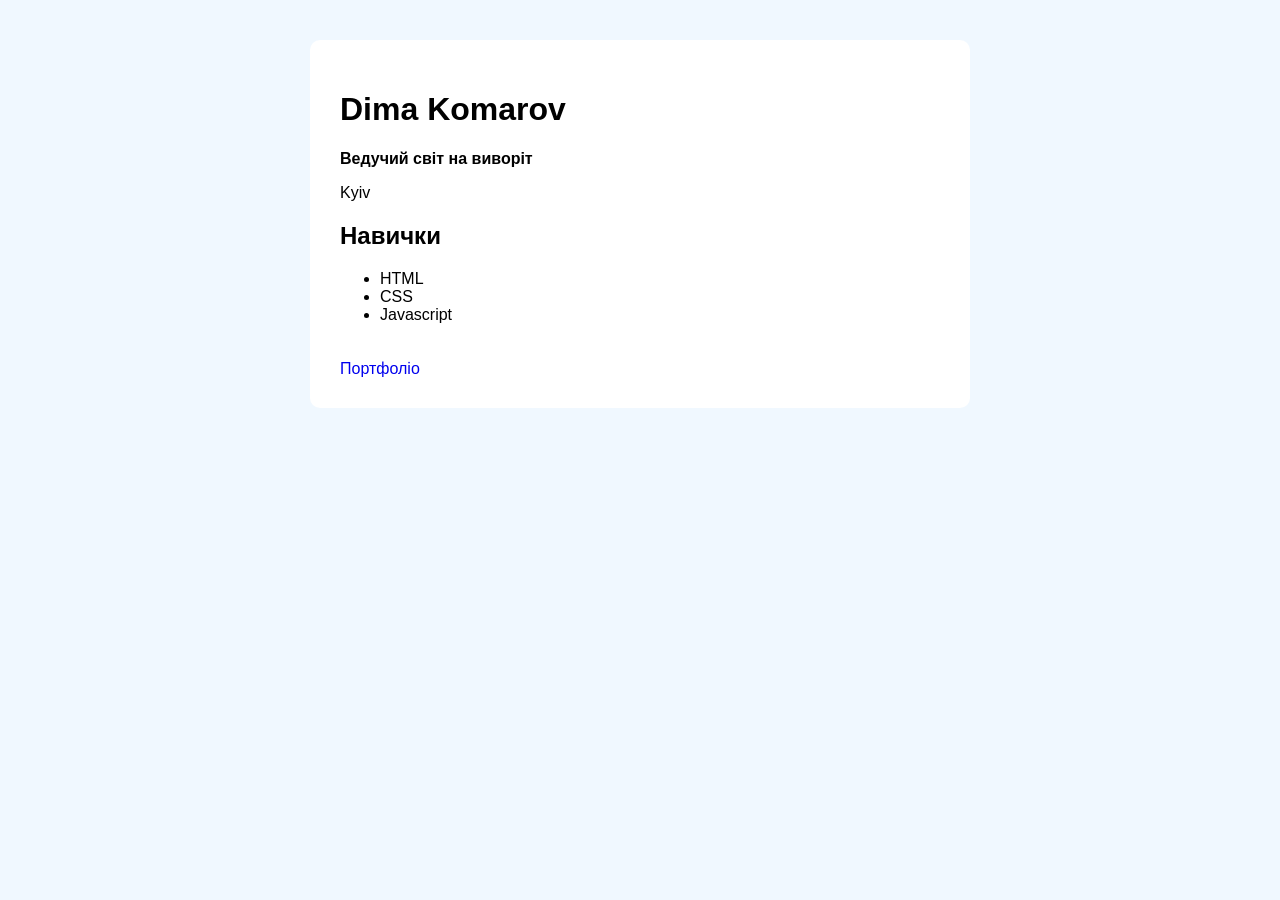
<file: pair_10/index.html>
<!DOCTYPE html>
<html lang="en">
<head>
    <meta charset="UTF-8">
    <title>Title</title>
    <link rel="stylesheet" href="style.css">
</head>
<body>
<main class="profile">
    <h1 id="profile-name">Ім'я учня</h1>
    <p class="profile-role">Інформація про учня</p>
    <p id="profile-city">Місто не вказано</p>
    <h2>Навички</h2>
    <ul id="profile-skills">
        <li class="skills">Навичка 1</li>
        <li class="skills">Навичка 2</li>
        <li class="skills">Навичка 3</li>
    </ul>
    <a href="#" id="profile-link">Портфоліо</a>
</main>


<script src="script.js"></script>
</body>
</html>
</file>
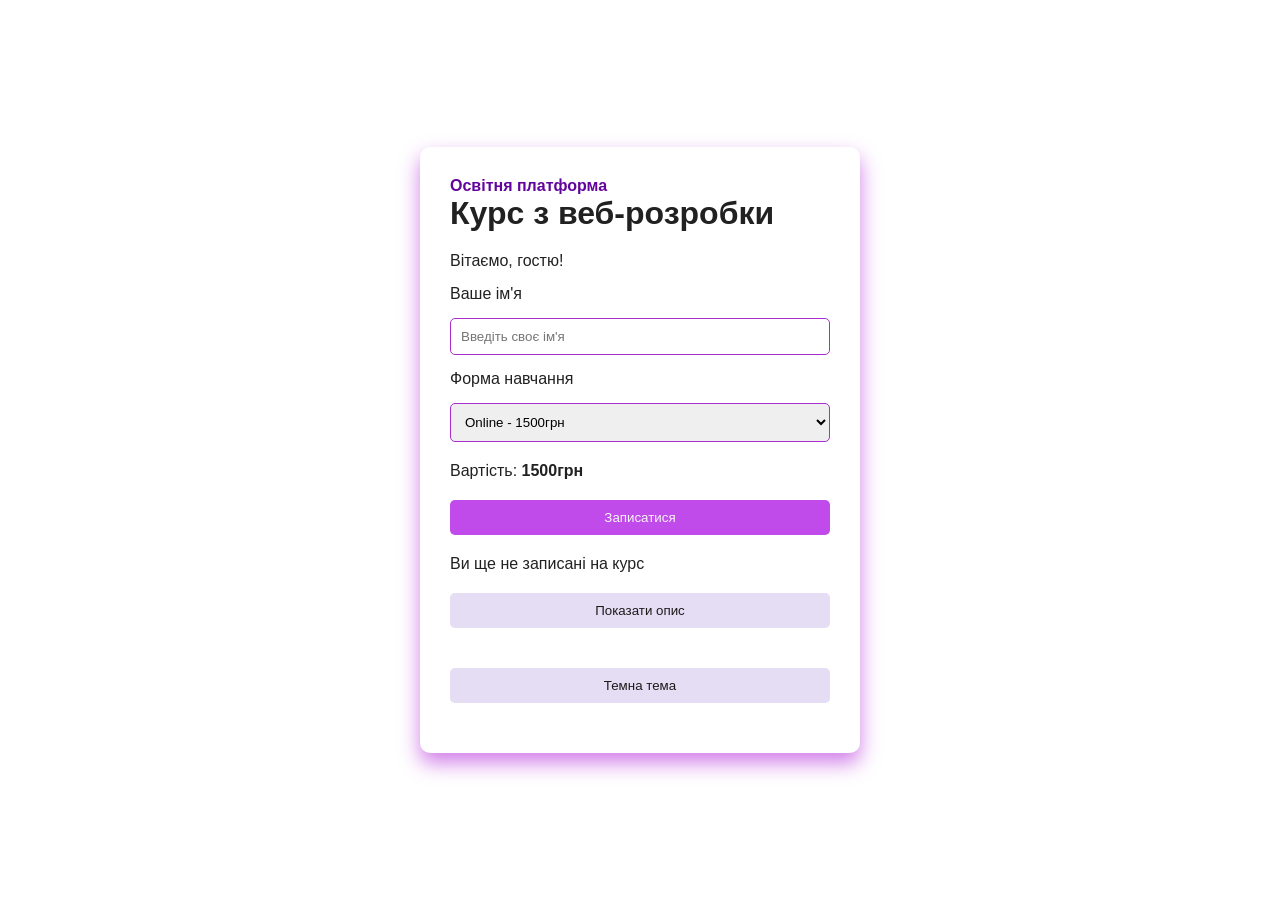
<file: pair_11/index.html>
<!DOCTYPE html>
<html lang="en">
<head>
    <meta charset="UTF-8">
    <title>Title</title>
    <link rel="stylesheet" href="style.css">
</head>
<body>
<main class="course-card" id="card">
  <p class="tag">Освітня платформа</p>
  <h1>Курс з веб-розробки</h1>
  <p id="welcome">Вітаємо, гостю!</p>

  <label for="studentName">Ваше ім'я</label>
  <input type="text" id="studentName" placeholder="Введіть своє ім'я">

  <label for="format">Форма навчання</label>
  <select id="format">
    <option value="1500">Online - 1500грн</option>
    <option value="2000">Offline - 2000грн</option>
  </select>
  <p class="cost">Вартість: <strong id="strong">1500грн</strong></p>
  <button id="enrollBtn">Записатися</button>
  <p id="status">Ви ще не записані на курс</p>

  <button id="detailsBtn" class="secondary">Показати опис</button>

  <p class="hidden" id="details">Практичний курс з вебпрограмування</p>
  <button id="themeBtn" class="secondary">Темна тема</button>
</main>


<script src="script.js"></script>
</body>
</html>
</file>
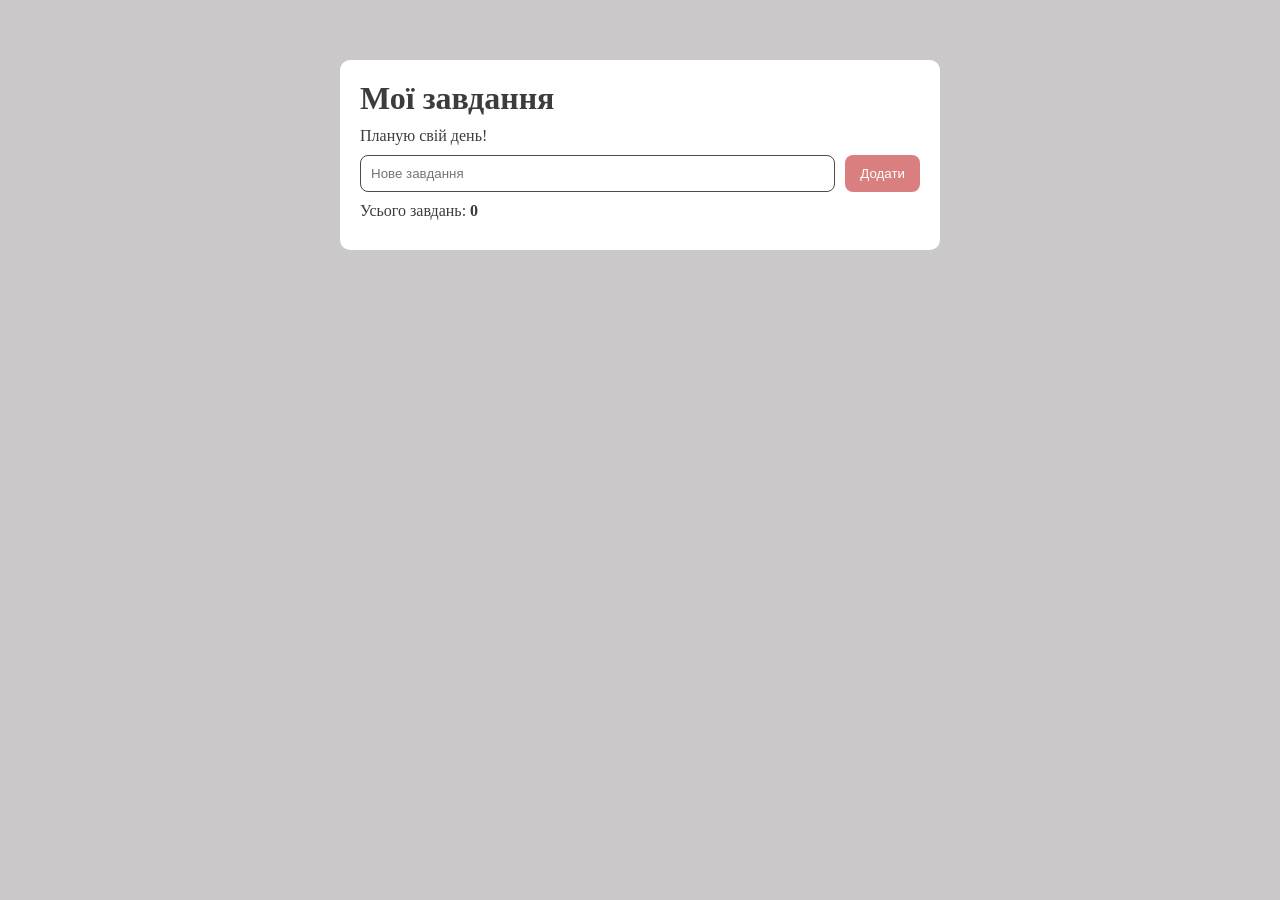
<file: pair_12/index.html>
<!DOCTYPE html>
<html lang="en">
<head>
    <meta charset="UTF-8">
    <title>Title</title>
    <link rel="stylesheet" href="style.css">
</head>
<body>
<main class="app">
    <h1>Мої завдання</h1>
    <p>Планую свій день!</p>
    <div class="form-row">
        <input id="taskInput" type="text" placeholder="Нове завдання">
        <button id="addButton" type="button">Додати</button>
    </div>

    <p>Усього завдань: <strong id="taskCounter">0</strong></p>
    <ul id="taskList"></ul>
</main>

<script src="script.js"></script>
</body>
</html>
</file>
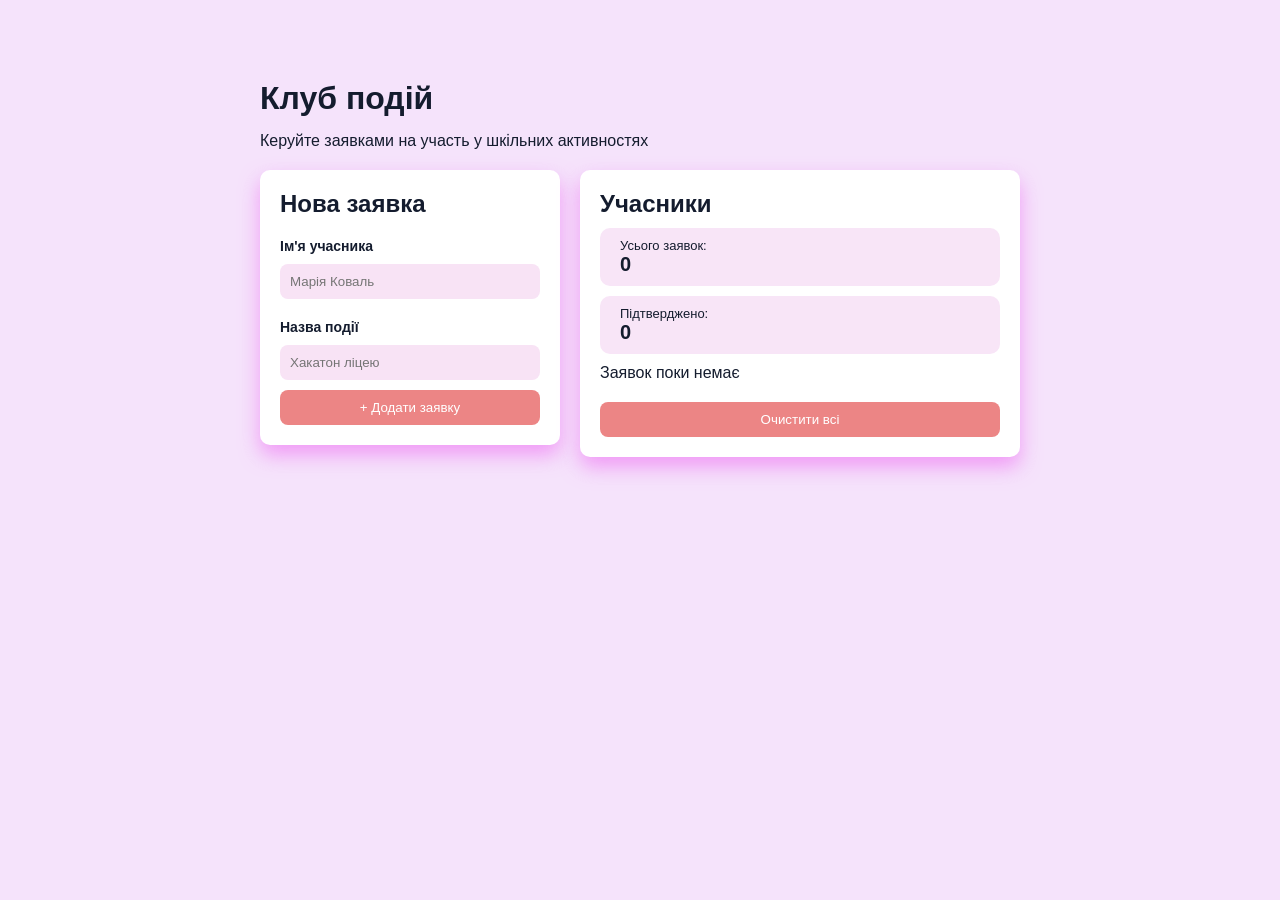
<file: pair_13/index.html>
<!DOCTYPE html>
<html lang="en">
<head>
    <meta charset="UTF-8">
    <title>Клуб подій</title>
    <link rel="stylesheet" href="style.css">
</head>
<body>
<main class="app">
    <h1 class="heading">Клуб подій</h1>
    <p>Керуйте заявками на участь у шкільних активностях</p>
    <div class="blocks">
        <section class="block form-block">
            <h2>Нова заявка</h2>
            <label for="nameInput">Ім'я учасника</label>
            <input id="nameInput" type="text" placeholder="Марія Коваль">
            <label for="eventInput">Назва події</label>
            <input id="eventInput" type="text" placeholder="Хакатон ліцею">
            <button id="addButton" type="button">+ Додати заявку</button>
        </section>
        <section class="block form-row">
            <h2>Учасники</h2>
            <p class="stat">Усього заявок: <strong id="totalCounter">0</strong></p>
            <p class="stat">Підтверджено: <strong id="confirmedCounter">0</strong></p>
            <p id="emptyText">Заявок поки немає</p>
            <ul id="requestList"></ul>
            <button id="clearButton" type="button">Очистити всі</button>
        </section>
    </div>
</main>

<script src="script.js"></script>
</body>
</html>
</file>
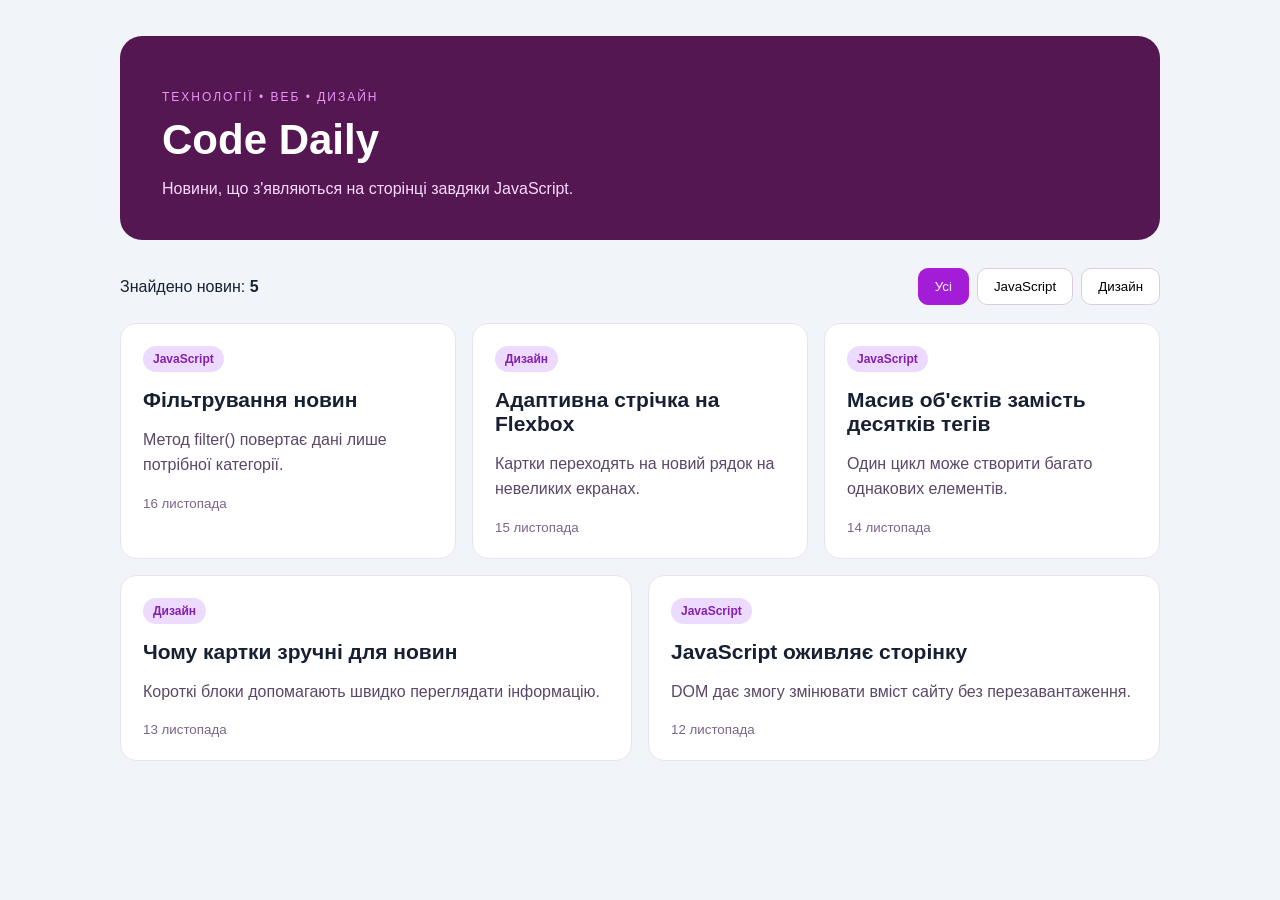
<file: pair_14/index.html>
<!DOCTYPE html>
<html lang="en">
<head>
    <meta charset="UTF-8">
    <title>Title</title>
    <link rel="stylesheet" href="style.css">
</head>
<body>
<main class="page">
    <header class="hero">
        <p class="eyebrow">ТЕХНОЛОГІЇ &bull; ВЕБ &bull; ДИЗАЙН</p>
        <h1>Code Daily</h1>
        <p class="subtitle">Новини, що з'являються на сторінці завдяки JavaScript.</p>
    </header>

    <div class="toolbar">
        <p class="counter">Знайдено новин: <strong id="news-count">0</strong></p>
        <div class="filters" aria-label="Фільтр новин">
            <button id="show-all" class="filter-btn active" type="button">Усі</button>
            <button id="show-js" class="filter-btn" type="button">JavaScript</button>
            <button id="show-design" class="filter-btn" type="button">Дизайн</button>
        </div>
    </div>

    <section id="news-list" class="news-grid" aria-label="Стрічка новин"></section>
</main>

<script src="script.js"></script>
</body>
</html>
</file>
<file: pair_10/style.css>
body{
    font-family: Arial, Helvetica, sans-serif;
    background-color: aliceblue;
    margin: 0;
    padding: 40px;
}
.profile{
    max-width: 600px;
    margin: 0 auto;
    background-color: #fff;
    padding: 30px;
    border-radius: 10px;
}
.profile a{
    text-decoration: none;
    display: inline-block;
    margin-top: 20px;
}
</file>
<file: pair_11/style.css>
*{
    box-sizing: border-box;
    margin: 0;
    padding: 0;
}
body{
    min-height: 100vh;
    display: flex;
    flex-direction: column;
    align-items: center;
    justify-content: center;
    font-family: 'Montserrat', sans-serif;
    background: #fff;
    color: #222121;
}
.course-card{
    width: min(440px, 90vh);
    padding: 30px;
    background: #fff;
    border-radius: 10px;
    box-shadow: 0 10px 20px rgb(175 26 216 / 0.56);
}
.tag{
    font-weight: bold;
    color: #63049c;
}
label{
    display: block;
    margin: 15px 0;
}
input,select,button{
    width: 100%;
    padding: 10px;
    border-radius: 5px ;
}
input, select{
    border: 1px solid #a92dd1;
}
button{
    margin: 20px 0;
    border: none;
    background: #c14aea;
    color: #f6f4f4;
    cursor: pointer;
}
.secondary{
    background: #e4ddf3;
    color: #1c1b1b;
}
.hidden{
    display: none;
}
.success{
    font-weight: bold;
    color: #6612e3;
}
.dark{
    background: #555454;
    color: #d3cfcf;
}
.dark, .success{
    background: #4d4d50;
    color: #fff;
}
#welcome, .cost{
    margin-top: 20px;
}
</file>
<file: pair_12/style.css>
*{
    box-sizing: border-box;
    margin: 0;
    padding: 0;
    text-decoration: none;
    list-style: none;
}
body{
    background: #cac8c8;
    color: #3c3c3c;
}
.app{
    max-width: 600px;
    margin: 60px auto;
    padding: 20px;
    background: #ffffff;
    border-radius: 10px;
    display: flex;
    flex-direction: column;
    row-gap: 10px;
}
.form-row{
    display: flex;
    gap: 10px;
}
input{
    flex: 1;
    min-width: 0;
    padding: 10px;
    border-radius: 8px;
    border: 1px solid #504747;
}
button{
    padding: 10px 15px;
    border: 0;
    border-radius: 8px;
    background: #da7f7f;
    color: #fff;
    cursor: pointer;
}

.task{
    display: flex;
    align-items: center;
    gap: 10px;
    padding: 10px 0;
    border-bottom: 1px solid #504747;
}
.task-text{
    flex: 1;
    overflow-wrap: anywhere;
}
.task.done .task-text{
    text-decoration: line-through;
    color: #93ed93;
}
.edit-btn{
    background: #e4893e;
}
.delete-btn{
    background: #e43e3e;
}
</file>
<file: pair_13/style.css>
*{
    box-sizing: border-box;
    margin: 0;
    padding: 0;
    text-decoration: none;
    list-style: none;
}
body{
    background: #f5e3fb;
    color: #141c2e;
    font-family: 'Montserrat', sans-serif;
}
.app{
    max-width: 800px;
    margin: 60px auto;
    padding: 20px;
}
.blocks{
    display: flex;
    gap: 20px;
    margin-top: 20px;
    align-items: flex-start;
}
.heading{
    margin-bottom: 15px;
}
.block{
    display: flex;
    flex-direction: column;
    background: #ffffff;
    border-radius: 10px;
    padding: 20px;
    gap: 10px;
    box-shadow: 0 10px 20px rgb(238 98 243 / 0.56);
}
.form-block{
    width: 300px;
}
.form-row{
    flex: 1;
}
label {
    font-weight: bold;
    font-size: 14px;
    margin-top: 10px;
}
input{
    flex: 1;
    min-width: 0;
    padding: 10px;
    border-radius: 8px;
    border: 0;
    background: #f8e3f5;
}
button{
    padding: 10px 15px;
    border: 0;
    border-radius: 8px;
    background: #ec8585;
    color: #fff;
    cursor: pointer;
}
.stat{
    background: #f8e5f7;
    padding: 10px 20px;
    border-radius: 10px;
    font-size: 13px;
}
.stat strong{
    display: block;
    font-size: 20px;
}
.request{
    display: flex;
    align-items: center;
    gap: 10px;
    padding: 10px;
    margin-bottom: 10px;
    border: 2px solid #e2cff3;
    border-radius: 10px;
}
.request-info{
    flex: 1;
    display: flex;
    flex-direction: column;
    gap: 4px;
}
.request-text{
    flex: 1;
    overflow-wrap: anywhere;
}
.status{
    display: inline-block;
    align-self: flex-start;
    font-size: 12px;
    padding: 3px 10px;
    border-radius: 10px;
    background: #ffe9cf;
    color: #cc9859;
}
.request.done .request-text{
    text-decoration: line-through;
    color: #d0f3d0;
}
.request.confirmed{
    border-color: #9be0b5;
}
.request.confirmed .status {
    background: #d4f5e0;
    color: #40aa69;
}
.clear-btn{
    align-self: flex-start;
    background: none;
    color: #9c7aa5;
    padding: 0;
}
</file>
<file: pair_14/style.css>
* {
    box-sizing: border-box;
}
body {
    margin: 0;
    background: #f1f5f9;
    color: #172033;
    font-family: Arial, sans-serif;
}
.page {
    max-width: 1080px;
    margin: 0 auto;
    padding: 36px 20px 60px;
}
.hero {
    padding: 42px;
    border-radius: 22px;
    color: white;
    background: #541751;
}
.eyebrow {
    color: #ef93fd;
    font-size: 12px;
    letter-spacing: 2px;}
h1 {
    margin: 12px 0;
    font-size: 42px;
}
.subtitle {
    margin-bottom: 0;
    color: #f8dbfe;
}
.toolbar {
    display: flex;
    justify-content: space-between;
    align-items: center;
    flex-wrap: wrap;
    gap: 12px;
    margin: 28px 0 18px;
}
.counter {
    margin: 0;
}
.filters {
    display: flex;
    gap: 8px;
    flex-wrap: wrap;
}
.filter-btn {
    padding: 10px 16px;
    border: 1px solid #dccbe1;
    border-radius: 10px;
    background: white;
    cursor: pointer;
}
.filter-btn.active {
    background: #a31dd8;
    color: white;
    border-color: #af1dd8; }
.news-grid { display: flex;
    flex-wrap: wrap;
    gap: 16px;
}
.news-card {
    flex: 1 1 280px;
    padding: 22px;
    background: white;
    border: 1px solid #ebe2f0;
    border-radius: 16px;
}
.news-card h2 {
    margin: 16px 0 10px;
    font-size: 21px; }
.news-card p {
    color: #5b4769;
    line-height: 1.55;
}
.news-card small {
    color: #79648b;
}
.tag {
    display: inline-block;
    border-radius: 30px;
    padding: 6px 10px;
    background: #ecdbfe;
    color: #861eaf;
    font-size: 12px;
    font-weight: bold;
}
</file>
